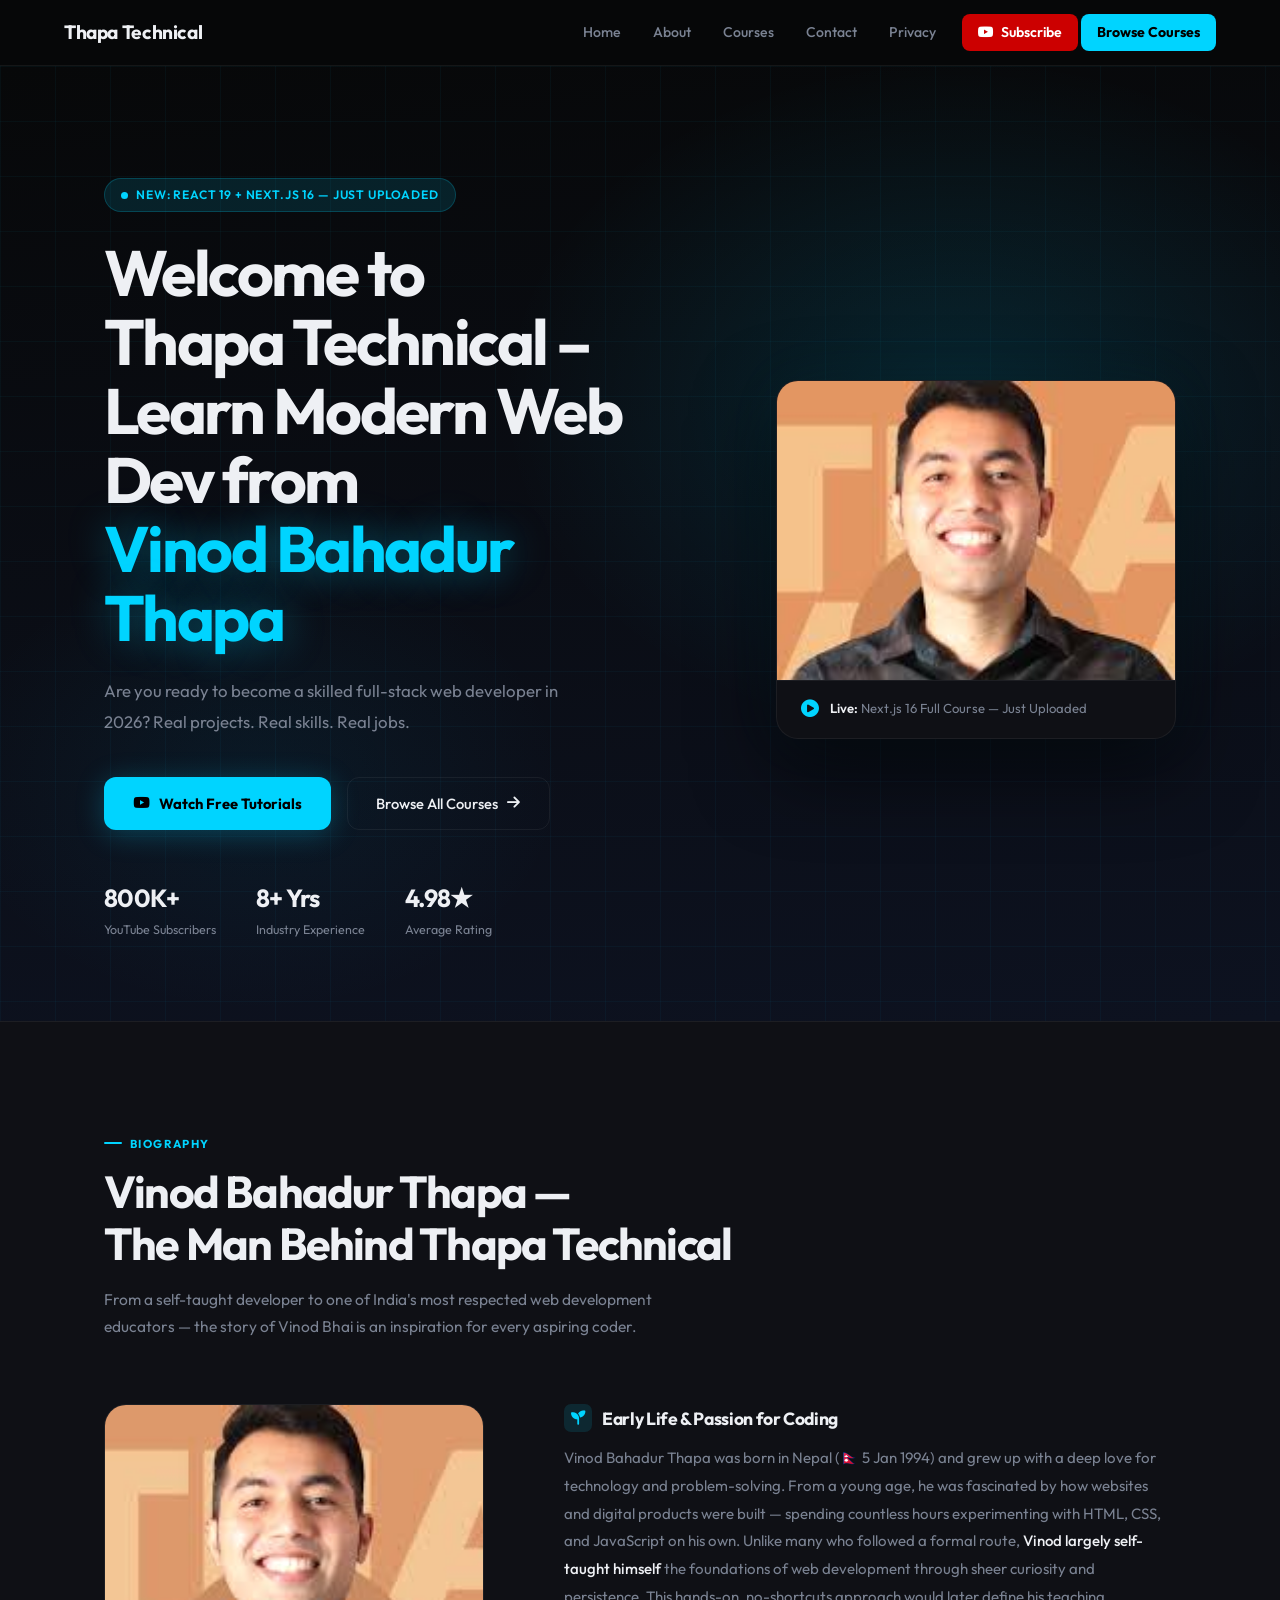
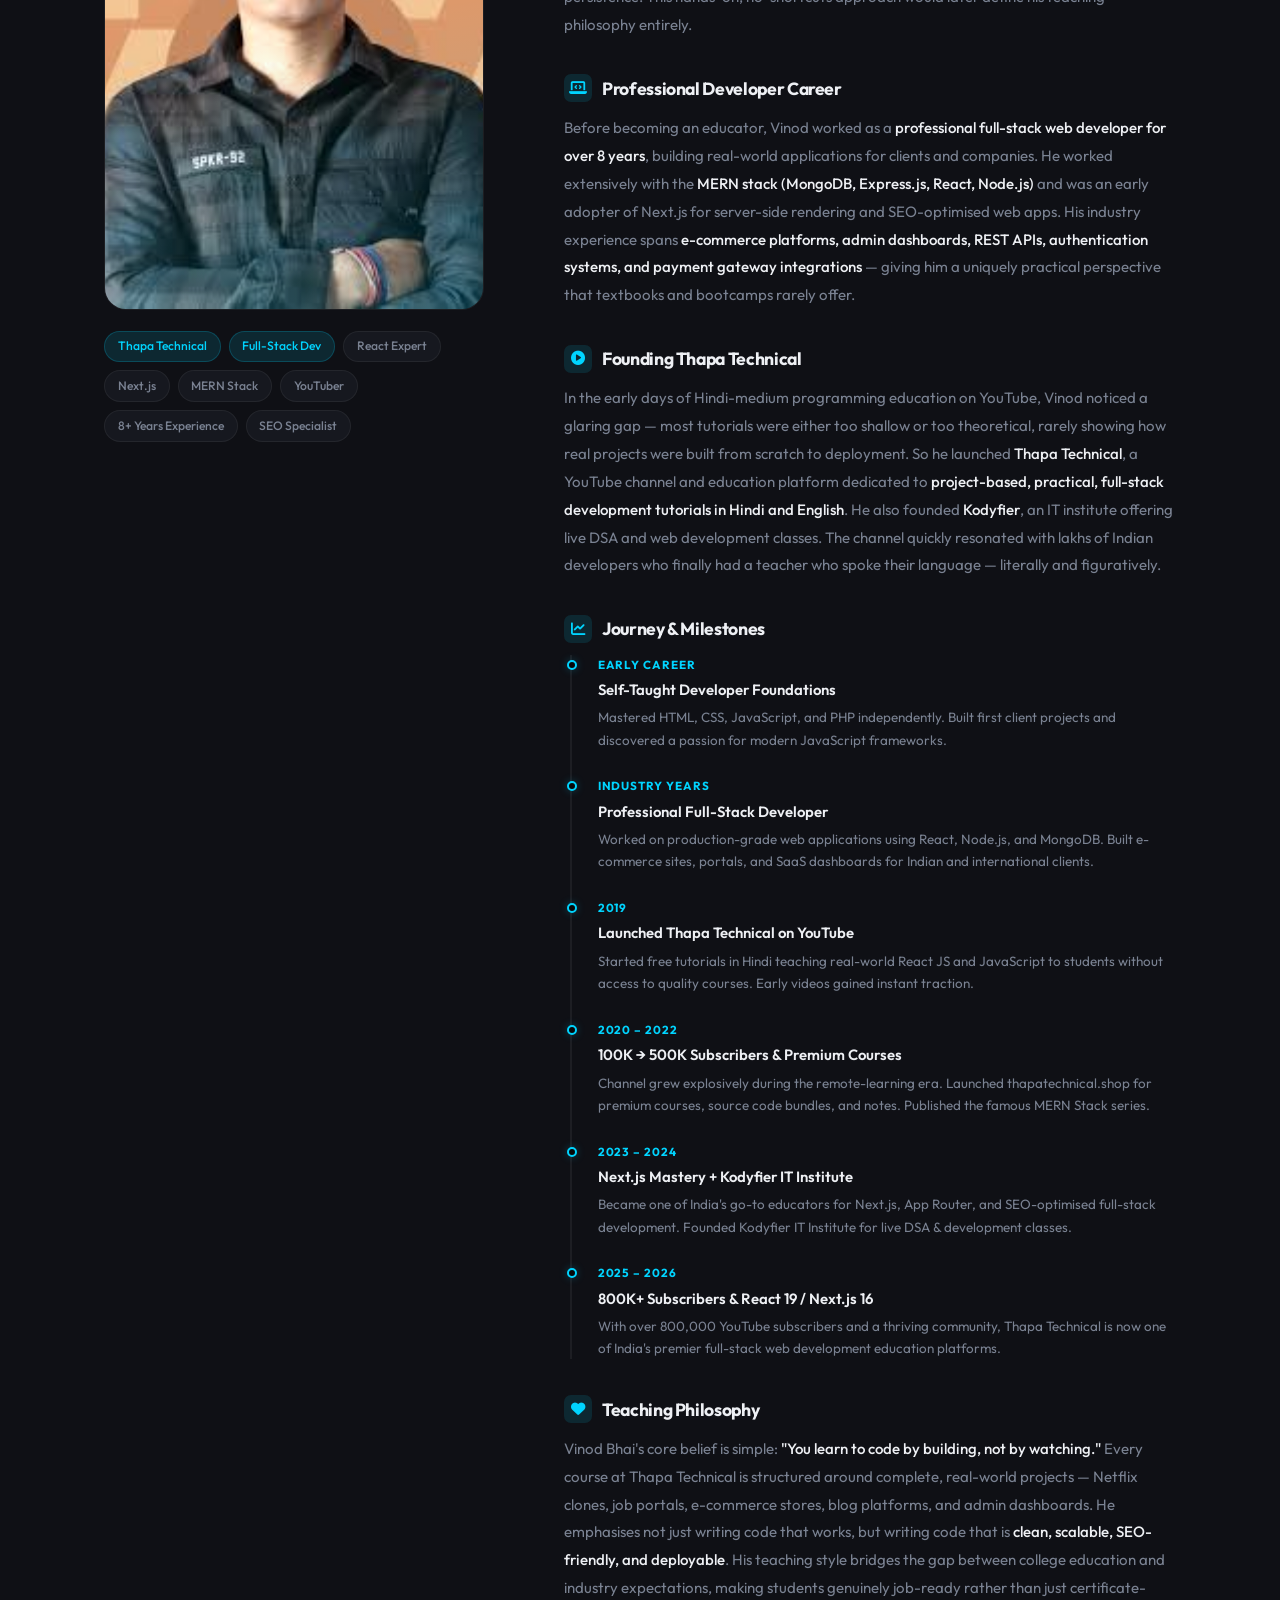
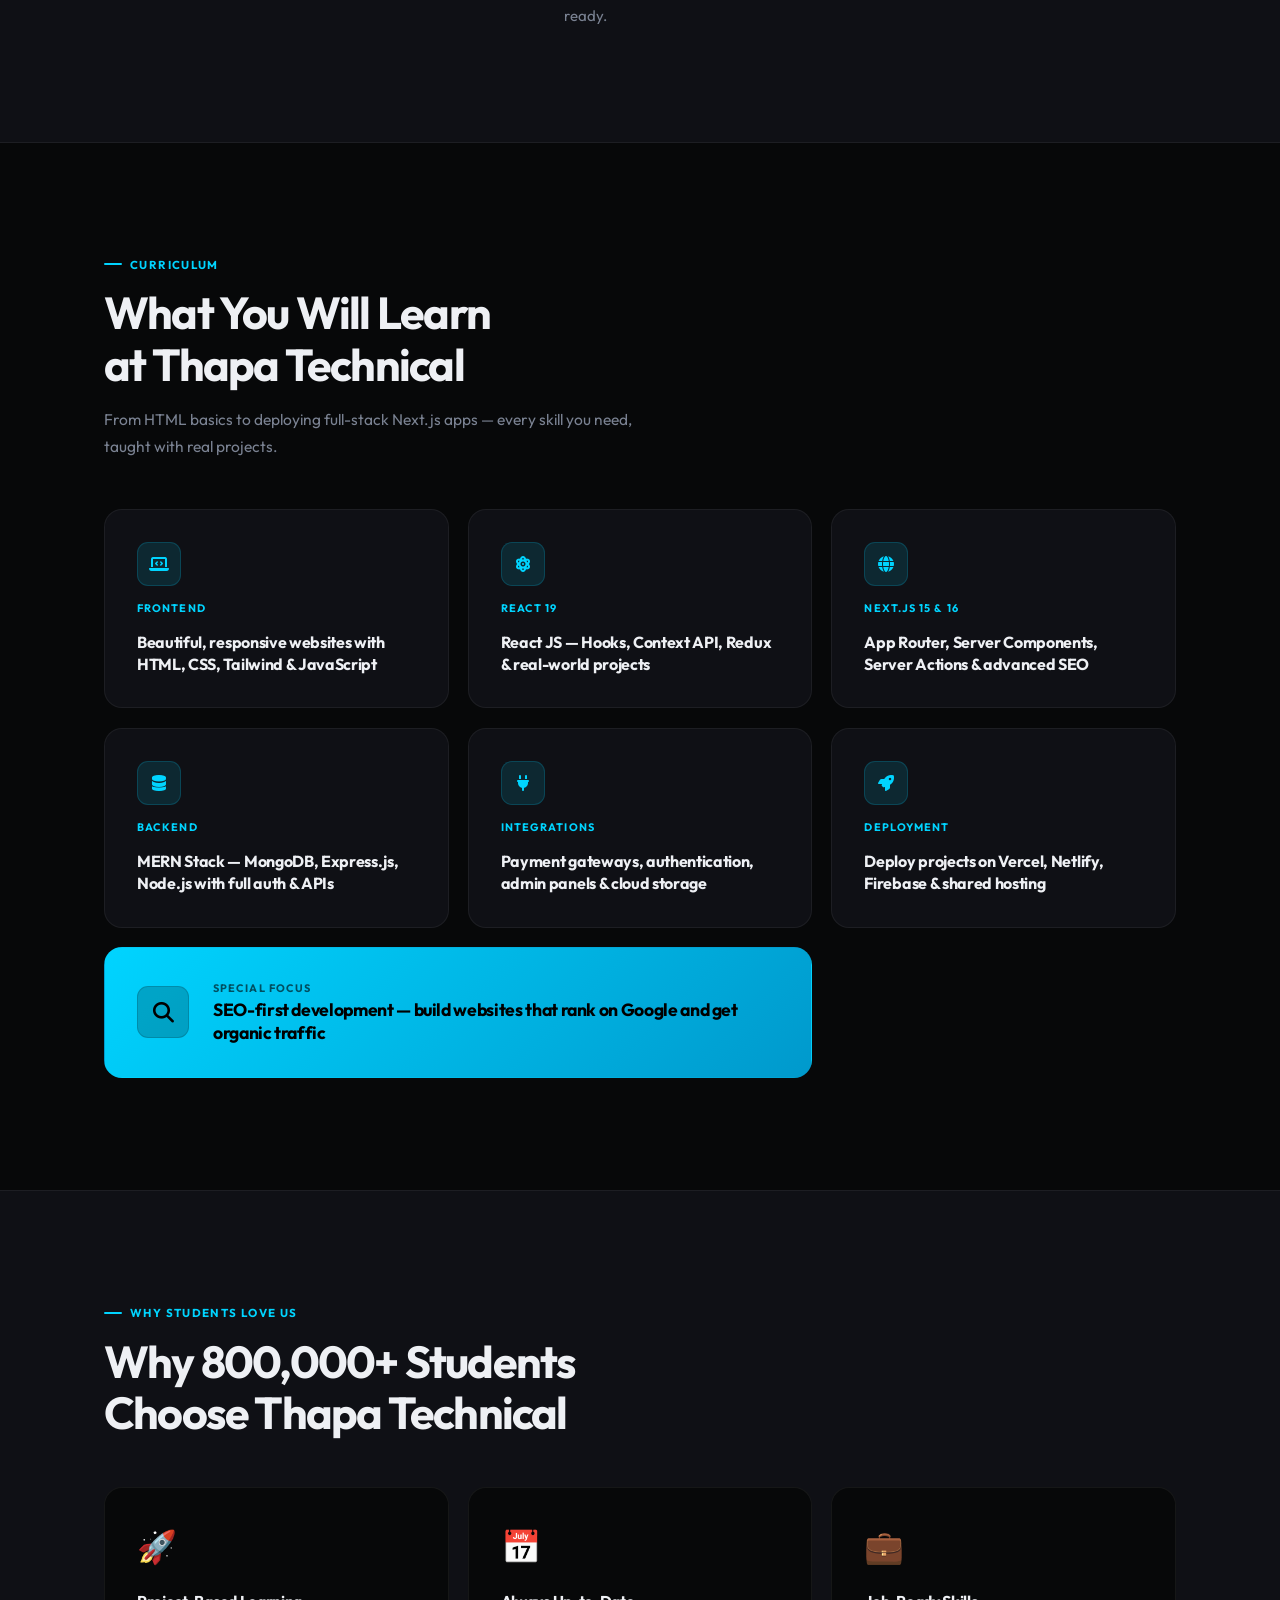
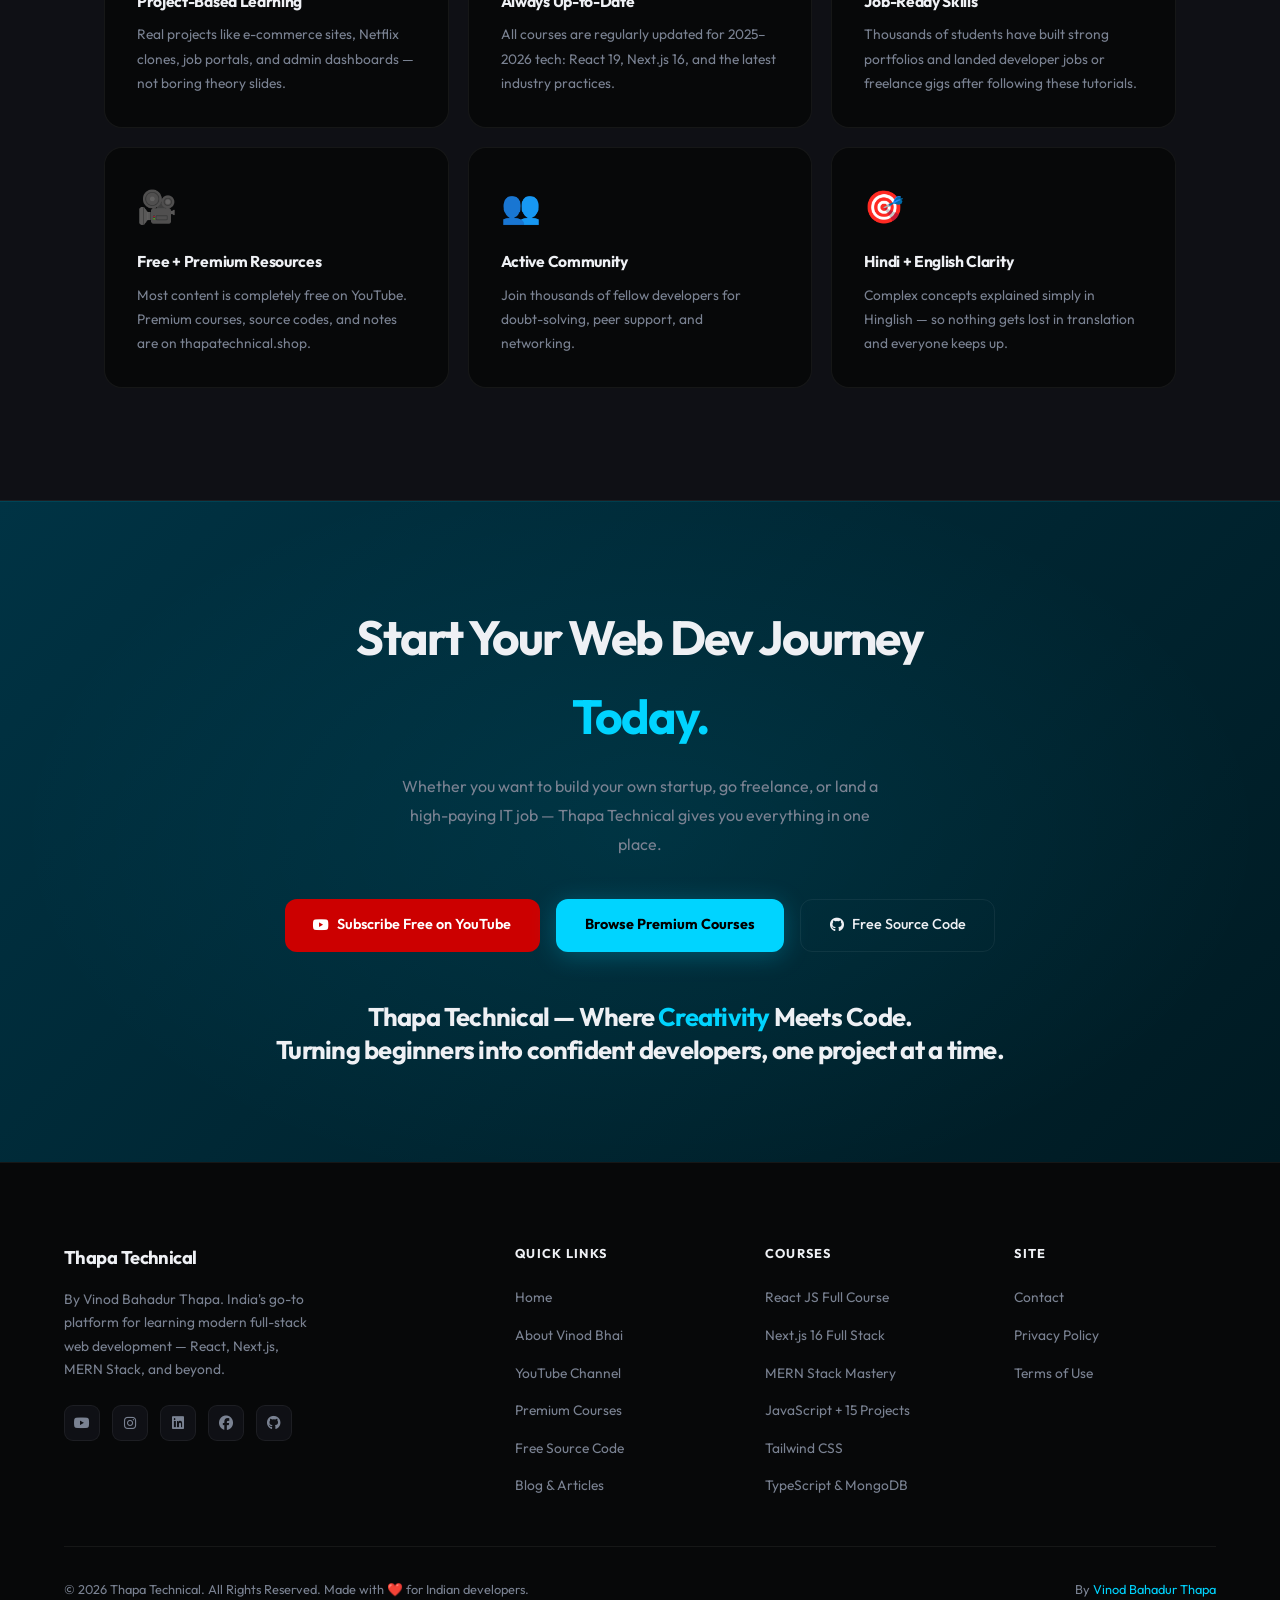
<file: index.html>
<!DOCTYPE html>
<html lang="en">
<head>
    <script type="application/ld+json">
{
 "@context": "https://schema.org",
 "@type": "Person",
 "name": "Vinod Bahadur Thapa",
 "jobTitle": "Web Development Educator",
 "worksFor": {
   "@type": "Organization",
   "name": "Thapa Technical"
 }
}
</script>
    <meta charset="UTF-8">
    <meta name="viewport" content="width=device-width, initial-scale=1.0">
    <meta name="description" content="Master web development with Thapa Technical. Step-by-step tutorials on React, Next.js, MERN Stack, and SEO-friendly websites by Vinod Bahadur Thapa. Free source code & projects.">
    <meta name="keywords" content="Thapa Technical, Vinod Bahadur Thapa, React JS course, Next.js tutorial, MERN Stack, full stack web development, web development tutorials in Hindi, SEO friendly website">
    <meta name="author" content="Vinod Bahadur Thapa">
    <title>Thapa Technical | Learn React JS, Next.js &amp; MERN Stack from Vinod Bahadur Thapa</title>
    <link rel="preconnect" href="https://fonts.googleapis.com">
    <link href="https://fonts.googleapis.com/css2?family=Clash+Display:wght@500;600;700&family=Outfit:wght@300;400;500;600;700&display=swap" rel="stylesheet">
    <link rel="stylesheet" href="https://cdnjs.cloudflare.com/ajax/libs/font-awesome/6.6.0/css/all.min.css">
    <style>
        *, *::before, *::after { box-sizing: border-box; margin: 0; padding: 0; }

        :root {
            --bg:        #070809;
            --surface:   #0f1015;
            --surface2:  #16181f;
            --border:    rgba(255,255,255,0.06);
            --cyan:      #00d4ff;
            --cyan-dim:  rgba(0,212,255,0.12);
            --cyan-glow: rgba(0,212,255,0.25);
            --text:      #eef0f4;
            --muted:     #7a8292;
            --font-head: 'Clash Display', 'Outfit', sans-serif;
            --font-body: 'Outfit', sans-serif;
        }

        html { scroll-behavior: smooth; }
        body { background: var(--bg); color: var(--text); font-family: var(--font-body); font-size: 16px; line-height: 1.65; overflow-x: hidden; }

        /* ── NAV ── */
        #main-nav {
            position: sticky; top: 0; z-index: 100;
            background: rgba(7,8,9,0.82);
            backdrop-filter: blur(20px); -webkit-backdrop-filter: blur(20px);
            border-bottom: 1px solid var(--border);
            display: flex; align-items: center; justify-content: space-between;
            padding: 0 5%; height: 66px;
        }

        .nav-logo {
            display: flex; align-items: center; gap: 11px;
            text-decoration: none; color: var(--text);
            font-family: var(--font-head); font-size: 1.2rem;
            font-weight: 700; letter-spacing: -0.02em;
        }

        .nav-logo-badge {
            width: 34px; height: 34px; background: var(--cyan);
            border-radius: 10px; display: flex; align-items: center; justify-content: center;
            font-weight: 700; font-size: 1.1rem; color: #000; flex-shrink: 0;
            box-shadow: 0 0 18px var(--cyan-glow);
        }

        .nav-links { list-style: none; display: flex; align-items: center; gap: 0.2rem; }

        .nav-links li a {
            color: var(--muted); text-decoration: none; font-size: 0.88rem;
            font-weight: 500; padding: 0.45rem 0.9rem; border-radius: 8px;
            transition: color 0.2s, background 0.2s; display: block;
        }
        .nav-links li a:hover { color: var(--text); background: rgba(255,255,255,0.05); }

        .nav-links li a.nav-yt {
            display: flex; align-items: center; gap: 7px;
            background: #cc0000; color: #fff !important; border-radius: 8px;
            font-weight: 600; padding: 0.45rem 1rem; margin-left: 0.5rem;
            transition: background 0.2s, transform 0.2s;
        }
        .nav-links li a.nav-yt:hover { background: #e50000; transform: translateY(-1px); }

        .nav-links li a.nav-shop {
            background: var(--cyan); color: #000 !important; font-weight: 700;
            border-radius: 8px; padding: 0.45rem 1rem;
            transition: opacity 0.2s, transform 0.2s;
        }
        .nav-links li a.nav-shop:hover { opacity: 0.85; transform: translateY(-1px); }

        #nav-toggle {
            display: none; background: none; border: none;
            color: var(--text); font-size: 1.35rem; cursor: pointer; padding: 4px 8px;
        }

        #mobile-menu { display: none; flex-direction: column; background: var(--surface); border-bottom: 1px solid var(--border); }
        #mobile-menu.open { display: flex; }
        #mobile-menu a {
            color: var(--muted); text-decoration: none; font-size: 0.92rem; font-weight: 500;
            padding: 0.9rem 5%; border-bottom: 1px solid var(--border);
            transition: color 0.2s, background 0.2s;
        }
        #mobile-menu a:hover { color: var(--text); background: var(--surface2); }
        #mobile-menu a:last-child { border-bottom: none; }

        /* ── HERO ── */
        .hero { position: relative; min-height: 92vh; display: flex; align-items: center; overflow: hidden; }

        .hero-noise {
            position: absolute; inset: 0; pointer-events: none;
            background:
                radial-gradient(ellipse 55% 55% at 75% 35%, rgba(0,212,255,0.13) 0%, transparent 65%),
                radial-gradient(ellipse 40% 40% at 20% 75%, rgba(0,150,200,0.08) 0%, transparent 60%),
                linear-gradient(175deg, #070809 0%, #0d1220 100%);
        }

        .hero-grid {
            position: absolute; inset: 0; pointer-events: none;
            background-image:
                linear-gradient(rgba(0,212,255,0.04) 1px, transparent 1px),
                linear-gradient(90deg, rgba(0,212,255,0.04) 1px, transparent 1px);
            background-size: 55px 55px;
        }

        .hero-inner {
            position: relative; max-width: 1200px; margin: 0 auto;
            padding: 7rem 5% 5rem;
            display: grid; grid-template-columns: 1fr 400px;
            gap: 5rem; align-items: center; width: 100%;
        }

        .hero-pill {
            display: inline-flex; align-items: center; gap: 8px;
            background: var(--cyan-dim); border: 1px solid rgba(0,212,255,0.2);
            color: var(--cyan); font-size: 0.76rem; font-weight: 600;
            letter-spacing: 0.07em; text-transform: uppercase;
            padding: 0.38rem 1rem; border-radius: 50px; margin-bottom: 1.6rem;
        }

        .live-dot { width: 7px; height: 7px; border-radius: 50%; background: var(--cyan); animation: live-pulse 1.8s ease-in-out infinite; }

        @keyframes live-pulse {
            0%, 100% { box-shadow: 0 0 0 0 rgba(0,212,255,0.7); }
            50%       { box-shadow: 0 0 0 7px rgba(0,212,255,0); }
        }

        .hero h1 {
            font-family: var(--font-head); font-size: clamp(2.4rem, 5vw, 4.2rem);
            font-weight: 700; letter-spacing: -0.04em; line-height: 1.08; margin-bottom: 1.5rem;
        }
        .hero h1 em { font-style: normal; color: var(--cyan); text-shadow: 0 0 40px rgba(0,212,255,0.4); }

        .hero-desc { color: var(--muted); font-size: 1.05rem; max-width: 480px; margin-bottom: 2.5rem; line-height: 1.8; }

        .hero-btns { display: flex; flex-wrap: wrap; gap: 1rem; margin-bottom: 3rem; }

        .btn-cyan {
            display: inline-flex; align-items: center; gap: 9px;
            background: var(--cyan); color: #000; font-family: var(--font-body);
            font-weight: 700; font-size: 0.92rem; padding: 0.85rem 1.8rem;
            border-radius: 12px; text-decoration: none;
            transition: transform 0.2s, box-shadow 0.2s;
            box-shadow: 0 4px 28px var(--cyan-glow);
        }
        .btn-cyan:hover { transform: translateY(-2px); box-shadow: 0 8px 38px rgba(0,212,255,0.4); }

        .btn-ghost {
            display: inline-flex; align-items: center; gap: 9px;
            background: transparent; color: var(--text); font-family: var(--font-body);
            font-weight: 500; font-size: 0.92rem; padding: 0.85rem 1.8rem;
            border-radius: 12px; border: 1px solid var(--border); text-decoration: none;
            transition: background 0.2s, border-color 0.2s;
        }
        .btn-ghost:hover { background: var(--surface); border-color: rgba(255,255,255,0.12); }

        .hero-stats { display: flex; gap: 2.5rem; flex-wrap: wrap; }
        .stat-num { font-family: var(--font-head); font-size: 1.55rem; font-weight: 700; color: var(--text); letter-spacing: -0.03em; }
        .stat-label { font-size: 0.78rem; color: var(--muted); margin-top: 1px; }

        .hero-card {
            background: var(--surface); border: 1px solid var(--border);
            border-radius: 22px; overflow: hidden;
            box-shadow: 0 30px 80px rgba(0,0,0,0.6), 0 0 60px rgba(0,212,255,0.05);
        }
        .hero-card img { width: 100%; aspect-ratio: 4/3; object-fit: cover; object-position: top center; display: block; }
        .hero-card-foot {
            padding: 1.1rem 1.5rem; display: flex; align-items: center; gap: 11px;
            border-top: 1px solid var(--border);
        }
        .hero-card-foot i { color: var(--cyan); font-size: 1.1rem; }
        .hero-card-foot span { font-size: 0.82rem; color: var(--muted); }
        .hero-card-foot strong { color: var(--text); font-weight: 600; }

        /* ── SECTIONS ── */
        .section-wrap { max-width: 1200px; margin: 0 auto; padding: 7rem 5%; }

        .section-label {
            font-size: 0.72rem; font-weight: 700; letter-spacing: 0.12em; text-transform: uppercase;
            color: var(--cyan); margin-bottom: 0.85rem;
            display: flex; align-items: center; gap: 8px;
        }
        .section-label::before { content: ''; display: inline-block; width: 18px; height: 2px; background: var(--cyan); border-radius: 2px; }
        .section-title { font-family: var(--font-head); font-size: clamp(1.9rem, 3.5vw, 2.8rem); font-weight: 700; letter-spacing: -0.04em; line-height: 1.15; margin-bottom: 1rem; }
        .section-sub { color: var(--muted); font-size: 0.97rem; max-width: 560px; line-height: 1.75; }

        /* ── BIOGRAPHY ── */
        #about { scroll-margin-top: 80px; }
        .bio-wrap { background: var(--surface); border-top: 1px solid var(--border); border-bottom: 1px solid var(--border); }

        .bio-grid { display: grid; grid-template-columns: 380px 1fr; gap: 5rem; align-items: start; margin-top: 4rem; }
        .bio-portrait { position: sticky; top: 86px; }

        .bio-img-wrap { position: relative; border-radius: 22px; overflow: hidden; border: 1px solid var(--border); }
        .bio-img-wrap::after { content: ''; position: absolute; inset: 0; background: linear-gradient(170deg, transparent 45%, rgba(0,212,255,0.18) 100%); pointer-events: none; }
        .bio-img-wrap img { width: 100%; aspect-ratio: 3/4; object-fit: cover; object-position: top center; display: block; filter: grayscale(15%) contrast(1.04); }

        .bio-tags { display: flex; flex-wrap: wrap; gap: 0.5rem; margin-top: 1.3rem; }
        .bio-tag { font-size: 0.76rem; font-weight: 500; padding: 0.3rem 0.8rem; border-radius: 50px; background: var(--surface2); border: 1px solid var(--border); color: var(--muted); }
        .bio-tag.hi { background: var(--cyan-dim); border-color: rgba(0,212,255,0.2); color: var(--cyan); }

        .bio-text { display: flex; flex-direction: column; gap: 2.2rem; }
        .bio-block h3 { font-family: var(--font-head); font-size: 1.1rem; font-weight: 700; letter-spacing: -0.02em; color: var(--text); margin-bottom: 0.7rem; display: flex; align-items: center; gap: 10px; }
        .bio-block h3 i { color: var(--cyan); font-size: 0.9rem; width: 28px; height: 28px; background: var(--cyan-dim); border-radius: 7px; display: flex; align-items: center; justify-content: center; }
        .bio-block p { color: var(--muted); font-size: 0.94rem; line-height: 1.85; }
        .bio-block p strong { color: var(--text); font-weight: 500; }

        .timeline { border-left: 2px solid var(--border); margin-left: 6px; padding-left: 1.6rem; display: flex; flex-direction: column; gap: 1.6rem; }
        .tl-item { position: relative; }
        .tl-item::before { content: ''; position: absolute; left: calc(-1.6rem - 5px); top: 5px; width: 10px; height: 10px; border-radius: 50%; background: var(--bg); border: 2px solid var(--cyan); box-shadow: 0 0 8px var(--cyan-glow); }
        .tl-year { font-size: 0.73rem; font-weight: 700; letter-spacing: 0.08em; text-transform: uppercase; color: var(--cyan); margin-bottom: 0.25rem; }
        .tl-title { font-weight: 600; font-size: 0.93rem; color: var(--text); margin-bottom: 0.25rem; }
        .tl-desc { font-size: 0.84rem; color: var(--muted); line-height: 1.65; }

        /* ── LEARN GRID ── */
        #courses { scroll-margin-top: 80px; }
        .learn-grid { display: grid; grid-template-columns: repeat(3, 1fr); gap: 1.2rem; margin-top: 3rem; }
        .learn-card { background: var(--surface); border: 1px solid var(--border); border-radius: 18px; padding: 2rem; display: flex; flex-direction: column; gap: 0.9rem; transition: border-color 0.25s, transform 0.25s; text-decoration: none; color: inherit; }
        .learn-card:hover { border-color: rgba(0,212,255,0.3); transform: translateY(-4px); }
        .learn-card-icon { width: 44px; height: 44px; background: var(--cyan-dim); border: 1px solid rgba(0,212,255,0.18); border-radius: 11px; display: flex; align-items: center; justify-content: center; color: var(--cyan); font-size: 1rem; }
        .learn-card-badge { font-size: 0.68rem; font-weight: 700; letter-spacing: 0.1em; text-transform: uppercase; color: var(--cyan); }
        .learn-card-title { font-family: var(--font-head); font-size: 1rem; font-weight: 700; color: var(--text); line-height: 1.35; letter-spacing: -0.02em; }
        .learn-card.wide { grid-column: span 2; flex-direction: row; align-items: center; gap: 1.5rem; background: linear-gradient(135deg, var(--cyan) 0%, #0099cc 100%); border-color: transparent; }
        .learn-card.wide .learn-card-icon { background: rgba(0,0,0,0.2); border-color: rgba(0,0,0,0.15); color: #000; width: 52px; height: 52px; font-size: 1.3rem; flex-shrink: 0; }
        .learn-card.wide .learn-card-badge { color: rgba(0,0,0,0.6); }
        .learn-card.wide .learn-card-title { color: #000; font-size: 1.1rem; }

        /* ── WHY ── */
        .why-bg { background: var(--surface); border-top: 1px solid var(--border); border-bottom: 1px solid var(--border); }
        .why-grid { display: grid; grid-template-columns: repeat(3, 1fr); gap: 1.2rem; margin-top: 3rem; }
        .why-card { background: var(--bg); border: 1px solid var(--border); border-radius: 18px; padding: 2rem; }
        .why-card .icon { font-size: 2rem; margin-bottom: 1rem; display: block; }
        .why-card strong { font-family: var(--font-head); font-size: 0.98rem; font-weight: 700; color: var(--text); display: block; margin-bottom: 0.5rem; letter-spacing: -0.02em; }
        .why-card p { font-size: 0.86rem; color: var(--muted); line-height: 1.75; }

        /* ── CTA ── */
        .cta-band { background: linear-gradient(135deg, #003344 0%, #001a22 100%); border-top: 1px solid rgba(0,212,255,0.15); position: relative; overflow: hidden; }
        .cta-band::before { content: ''; position: absolute; inset: 0; background: radial-gradient(ellipse 70% 80% at 50% 50%, rgba(0,212,255,0.08) 0%, transparent 70%); }
        .cta-inner { position: relative; max-width: 860px; margin: 0 auto; padding: 6rem 5%; text-align: center; }
        .cta-inner h2 { font-family: var(--font-head); font-size: clamp(2rem, 4vw, 3rem); font-weight: 700; letter-spacing: -0.04em; color: var(--text); margin-bottom: 1rem; }
        .cta-inner h2 em { font-style: normal; color: var(--cyan); }
        .cta-inner p { color: var(--muted); font-size: 1rem; max-width: 480px; margin: 0 auto 2.5rem; line-height: 1.8; }
        .cta-btns { display: flex; flex-wrap: wrap; justify-content: center; gap: 1rem; }
        .cta-btn-yt { display: inline-flex; align-items: center; gap: 8px; background: #cc0000; color: #fff; font-family: var(--font-body); font-weight: 600; font-size: 0.9rem; padding: 0.85rem 1.8rem; border-radius: 12px; text-decoration: none; transition: background 0.2s; }
        .cta-btn-yt:hover { background: #e50000; }
        .cta-btn-shop { display: inline-flex; align-items: center; gap: 8px; background: var(--cyan); color: #000; font-family: var(--font-body); font-weight: 700; font-size: 0.9rem; padding: 0.85rem 1.8rem; border-radius: 12px; text-decoration: none; transition: opacity 0.2s; box-shadow: 0 4px 24px var(--cyan-glow); }
        .cta-btn-shop:hover { opacity: 0.88; }
        .cta-btn-outline { display: inline-flex; align-items: center; gap: 8px; background: transparent; color: var(--text); font-family: var(--font-body); font-weight: 500; font-size: 0.9rem; padding: 0.85rem 1.8rem; border-radius: 12px; text-decoration: none; border: 1px solid var(--border); transition: background 0.2s; }
        .cta-btn-outline:hover { background: rgba(255,255,255,0.05); }
        .cta-tagline { margin-top: 3rem; font-family: var(--font-head); font-size: 1.6rem; font-weight: 700; letter-spacing: -0.03em; color: var(--text); line-height: 1.3; }
        .cta-tagline em { font-style: normal; color: var(--cyan); }

        /* ── FOOTER ── */
        footer { background: var(--bg); border-top: 1px solid var(--border); padding: 5rem 5% 3rem; }
        .footer-inner { max-width: 1200px; margin: 0 auto; display: grid; grid-template-columns: 2fr 1fr 1fr 1fr; gap: 3rem; }
        .footer-logo { display: flex; align-items: center; gap: 10px; text-decoration: none; color: var(--text); font-family: var(--font-head); font-size: 1.15rem; font-weight: 700; letter-spacing: -0.03em; margin-bottom: 0.9rem; }
        .footer-brand p { font-size: 0.86rem; color: var(--muted); line-height: 1.7; max-width: 250px; }
        .footer-socials { display: flex; gap: 0.75rem; margin-top: 1.5rem; }
        .footer-social { width: 36px; height: 36px; background: var(--surface); border: 1px solid var(--border); border-radius: 9px; display: flex; align-items: center; justify-content: center; color: var(--muted); font-size: 0.88rem; text-decoration: none; transition: color 0.2s, border-color 0.2s; }
        .footer-social:hover { color: var(--cyan); border-color: rgba(0,212,255,0.3); }
        .footer-col h4 { font-family: var(--font-head); font-size: 0.8rem; font-weight: 700; letter-spacing: 0.1em; text-transform: uppercase; color: var(--text); margin-bottom: 1.2rem; }
        .footer-col ul { list-style: none; display: flex; flex-direction: column; gap: 0.7rem; }
        .footer-col ul li a { color: var(--muted); text-decoration: none; font-size: 0.86rem; transition: color 0.2s; }
        .footer-col ul li a:hover { color: var(--cyan); }
        .footer-bottom { max-width: 1200px; margin: 3rem auto 0; padding-top: 2rem; border-top: 1px solid var(--border); display: flex; justify-content: space-between; align-items: center; flex-wrap: wrap; gap: 1rem; }
        .footer-bottom p { font-size: 0.8rem; color: var(--muted); }

        /* ── RESPONSIVE ── */
        @media (max-width: 960px) {
            .nav-links { display: none; }
            #nav-toggle { display: block; }
            .hero-inner { grid-template-columns: 1fr; gap: 3rem; }
            .hero-card { display: none; }
            .bio-grid { grid-template-columns: 1fr; gap: 2.5rem; }
            .bio-portrait { position: static; }
            .bio-img-wrap img { aspect-ratio: 16/9; object-position: center 15%; }
            .learn-grid { grid-template-columns: repeat(2, 1fr); }
            .learn-card.wide { grid-column: span 2; }
            .why-grid { grid-template-columns: repeat(2, 1fr); }
            .footer-inner { grid-template-columns: 1fr 1fr; gap: 2rem; }
            .footer-brand { grid-column: 1 / -1; }
        }

        @media (max-width: 560px) {
            .hero-stats { flex-direction: column; gap: 1rem; }
            .learn-grid, .why-grid { grid-template-columns: 1fr; }
            .learn-card.wide { grid-column: span 1; flex-direction: column; }
            .footer-inner { grid-template-columns: 1fr; }
        }
    </style>
</head>
<body>

    <!-- ══ NAV ══ -->
    <nav id="main-nav">
        <a class="nav-logo" href="/">
          
            Thapa Technical
        </a>

        <ul class="nav-links">
            <li><a href="/">Home</a></li>
            <li><a href="#about">About</a></li>
            <li><a href="#courses">Courses</a></li>
            <li><a href="contact.html" target="_blank">Contact</a></li>
            <li><a href="privacy.html" target="_blank">Privacy</a></li>
            <li>
                <a href="https://www.youtube.com/@ThapaTechnical" target="_blank" class="nav-yt">
                    <i class="fab fa-youtube"></i> Subscribe
                </a>
            </li>
            <li>
                <a href="https://thapatechnical.shop" target="_blank" class="nav-shop">Browse Courses</a>
            </li>
        </ul>

        <!-- Hamburger — correctly using Font Awesome icon -->
        <button id="nav-toggle" onclick="toggleNav()" aria-label="Menu">
            <i class="fas fa-bars" id="nav-icon"> <img src="Vinod Bahadur Thapa.png" alt="" srcset=""></i>
        </button>
    </nav>

    <div id="mobile-menu">
        <a href="/">Home</a>
        <a href="#about">About</a>
        <a href="#courses">Courses</a>
        <a href="https://www.thapatechnical.com/p/contact-us.html" target="_blank">Contact</a>
        <a href="https://www.thapatechnical.com/p/privacy-policy.html" target="_blank">Privacy</a>
        <a href="https://www.youtube.com/@ThapaTechnical" target="_blank"><i class="fab fa-youtube"></i>&nbsp; Subscribe on YouTube</a>
        <a href="https://thapatechnical.shop" target="_blank">Browse Premium Courses →</a>
    </div>

    <!-- ══ HERO ══ -->
    <header class="hero">
        <div class="hero-noise"></div>
        <div class="hero-grid"></div>
        <div class="hero-inner">
            <div>
                <div class="hero-pill">
                    <span class="live-dot"></span>
                    NEW: React 19 + Next.js 16 — Just Uploaded
                </div>
                <h1>
                    Welcome to<br>
                    Thapa Technical –<br>
                    Learn Modern Web Dev from<br>
                    <em>Vinod Bahadur Thapa</em>
                </h1>
                <p class="hero-desc">
                    Are you ready to become a skilled full-stack web developer in 2026?
                    Real projects. Real skills. Real jobs.
                </p>
                <div class="hero-btns">
                    <a href="https://www.youtube.com/@ThapaTechnical" target="_blank" class="btn-cyan">
                        <i class="fab fa-youtube"></i> Watch Free Tutorials
                    </a>
                    <a href="https://thapatechnical.shop" target="_blank" class="btn-ghost">
                        Browse All Courses <i class="fas fa-arrow-right"></i>
                    </a>
                </div>
                <div class="hero-stats">
                    <div>
                        <div class="stat-num">800K+</div>
                        <div class="stat-label">YouTube Subscribers</div>
                    </div>
                    <div>
                        <div class="stat-num">8+ Yrs</div>
                        <div class="stat-label">Industry Experience</div>
                    </div>
                    <div>
                        <div class="stat-num">4.98★</div>
                        <div class="stat-label">Average Rating</div>
                    </div>
                </div>
            </div>

            <!-- Hero card — real photo -->
            <div class="hero-card">
                <img src="Vinod Bahadur Thapa.png" alt="Vinod Bahadur Thapa — Founder of Thapa Technical">
                <div class="hero-card-foot">
                    <i class="fas fa-play-circle"></i>
                    <span><strong>Live:</strong> Next.js 16 Full Course — Just Uploaded</span>
                </div>
            </div>
        </div>
    </header>

    <!-- ══ BIOGRAPHY ══ -->
    <section id="about" class="bio-wrap">
        <div class="section-wrap">
            <p class="section-label">Biography</p>
            <h2 class="section-title">Vinod Bahadur Thapa —<br>The Man Behind Thapa Technical</h2>
            <p class="section-sub">
                From a self-taught developer to one of India's most respected web development educators —
                the story of Vinod Bhai is an inspiration for every aspiring coder.
            </p>

            <div class="bio-grid">

                <!-- Portrait — real photo -->
                <div class="bio-portrait">
                    <div class="bio-img-wrap">
                        <img src="Vinod Bahadur Thapa.png" alt="Vinod Bahadur Thapa">
                    </div>
                    <div class="bio-tags">
                        <span class="bio-tag hi">Thapa Technical</span>
                        <span class="bio-tag hi">Full-Stack Dev</span>
                        <span class="bio-tag">React Expert</span>
                        <span class="bio-tag">Next.js</span>
                        <span class="bio-tag">MERN Stack</span>
                        <span class="bio-tag">YouTuber</span>
                        <span class="bio-tag">8+ Years Experience</span>
                        <span class="bio-tag">SEO Specialist</span>
                    </div>
                </div>

                <!-- Bio Text -->
                <div class="bio-text">

                    <div class="bio-block">
                        <h3><i class="fas fa-seedling"></i> Early Life & Passion for Coding</h3>
                        <p>
                            Vinod Bahadur Thapa was born in Nepal (🇳🇵 5 Jan 1994) and grew up with a deep love
                            for technology and problem-solving. From a young age, he was fascinated by how websites
                            and digital products were built — spending countless hours experimenting with HTML, CSS,
                            and JavaScript on his own. Unlike many who followed a formal route,
                            <strong>Vinod largely self-taught himself</strong> the foundations of web development
                            through sheer curiosity and persistence. This hands-on, no-shortcuts approach would
                            later define his teaching philosophy entirely.
                        </p>
                    </div>

                    <div class="bio-block">
                        <h3><i class="fas fa-laptop-code"></i> Professional Developer Career</h3>
                        <p>
                            Before becoming an educator, Vinod worked as a <strong>professional full-stack web
                            developer for over 8 years</strong>, building real-world applications for clients and
                            companies. He worked extensively with the
                            <strong>MERN stack (MongoDB, Express.js, React, Node.js)</strong> and was an early
                            adopter of Next.js for server-side rendering and SEO-optimised web apps.
                            His industry experience spans <strong>e-commerce platforms, admin dashboards, REST APIs,
                            authentication systems, and payment gateway integrations</strong> — giving him a uniquely
                            practical perspective that textbooks and bootcamps rarely offer.
                        </p>
                    </div>

                    <div class="bio-block">
                        <h3><i class="fas fa-play-circle"></i> Founding Thapa Technical</h3>
                        <p>
                            In the early days of Hindi-medium programming education on YouTube, Vinod noticed a
                            glaring gap — most tutorials were either too shallow or too theoretical, rarely showing
                            how real projects were built from scratch to deployment. So he launched
                            <strong>Thapa Technical</strong>, a YouTube channel and education platform dedicated to
                            <strong>project-based, practical, full-stack development tutorials in Hindi and
                            English</strong>. He also founded <strong>Kodyfier</strong>, an IT institute offering
                            live DSA and web development classes. The channel quickly resonated with lakhs of
                            Indian developers who finally had a teacher who spoke their language —
                            literally and figuratively.
                        </p>
                    </div>

                    <div class="bio-block">
                        <h3><i class="fas fa-chart-line"></i> Journey & Milestones</h3>
                        <div class="timeline">
                            <div class="tl-item">
                                <div class="tl-year">Early Career</div>
                                <div class="tl-title">Self-Taught Developer Foundations</div>
                                <div class="tl-desc">Mastered HTML, CSS, JavaScript, and PHP independently. Built first client projects and discovered a passion for modern JavaScript frameworks.</div>
                            </div>
                            <div class="tl-item">
                                <div class="tl-year">Industry Years</div>
                                <div class="tl-title">Professional Full-Stack Developer</div>
                                <div class="tl-desc">Worked on production-grade web applications using React, Node.js, and MongoDB. Built e-commerce sites, portals, and SaaS dashboards for Indian and international clients.</div>
                            </div>
                            <div class="tl-item">
                                <div class="tl-year">2019</div>
                                <div class="tl-title">Launched Thapa Technical on YouTube</div>
                                <div class="tl-desc">Started free tutorials in Hindi teaching real-world React JS and JavaScript to students without access to quality courses. Early videos gained instant traction.</div>
                            </div>
                            <div class="tl-item">
                                <div class="tl-year">2020 – 2022</div>
                                <div class="tl-title">100K → 500K Subscribers & Premium Courses</div>
                                <div class="tl-desc">Channel grew explosively during the remote-learning era. Launched thapatechnical.shop for premium courses, source code bundles, and notes. Published the famous MERN Stack series.</div>
                            </div>
                            <div class="tl-item">
                                <div class="tl-year">2023 – 2024</div>
                                <div class="tl-title">Next.js Mastery + Kodyfier IT Institute</div>
                                <div class="tl-desc">Became one of India's go-to educators for Next.js, App Router, and SEO-optimised full-stack development. Founded Kodyfier IT Institute for live DSA & development classes.</div>
                            </div>
                            <div class="tl-item">
                                <div class="tl-year">2025 – 2026</div>
                                <div class="tl-title">800K+ Subscribers & React 19 / Next.js 16</div>
                                <div class="tl-desc">With over 800,000 YouTube subscribers and a thriving community, Thapa Technical is now one of India's premier full-stack web development education platforms.</div>
                            </div>
                        </div>
                    </div>

                    <div class="bio-block">
                        <h3><i class="fas fa-heart"></i> Teaching Philosophy</h3>
                        <p>
                            Vinod Bhai's core belief is simple: <strong>"You learn to code by building, not by
                            watching."</strong> Every course at Thapa Technical is structured around complete,
                            real-world projects — Netflix clones, job portals, e-commerce stores, blog platforms,
                            and admin dashboards. He emphasises not just writing code that works, but writing code
                            that is <strong>clean, scalable, SEO-friendly, and deployable</strong>. His teaching
                            style bridges the gap between college education and industry expectations, making
                            students genuinely job-ready rather than just certificate-ready.
                        </p>
                    </div>

                </div>
            </div>
        </div>
    </section>

    <!-- ══ COURSES ══ -->
    <section id="courses">
        <div class="section-wrap">
            <p class="section-label">Curriculum</p>
            <h2 class="section-title">What You Will Learn<br>at Thapa Technical</h2>
            <p class="section-sub">From HTML basics to deploying full-stack Next.js apps — every skill you need, taught with real projects.</p>

            <div class="learn-grid">
                <a href="https://www.youtube.com/@ThapaTechnical/playlists" target="_blank" class="learn-card">
                    <div class="learn-card-icon"><i class="fas fa-laptop-code"></i></div>
                    <div class="learn-card-badge">Frontend</div>
                    <div class="learn-card-title">Beautiful, responsive websites with HTML, CSS, Tailwind & JavaScript</div>
                </a>
                <a href="https://www.youtube.com/@ThapaTechnical/playlists" target="_blank" class="learn-card">
                    <div class="learn-card-icon"><i class="fas fa-atom"></i></div>
                    <div class="learn-card-badge">React 19</div>
                    <div class="learn-card-title">React JS — Hooks, Context API, Redux & real-world projects</div>
                </a>
                <a href="https://www.youtube.com/@ThapaTechnical/playlists" target="_blank" class="learn-card">
                    <div class="learn-card-icon"><i class="fas fa-globe"></i></div>
                    <div class="learn-card-badge">Next.js 15 & 16</div>
                    <div class="learn-card-title">App Router, Server Components, Server Actions & advanced SEO</div>
                </a>
                <a href="https://www.youtube.com/@ThapaTechnical/playlists" target="_blank" class="learn-card">
                    <div class="learn-card-icon"><i class="fas fa-database"></i></div>
                    <div class="learn-card-badge">Backend</div>
                    <div class="learn-card-title">MERN Stack — MongoDB, Express.js, Node.js with full auth & APIs</div>
                </a>
                <a href="https://www.youtube.com/@ThapaTechnical/playlists" target="_blank" class="learn-card">
                    <div class="learn-card-icon"><i class="fas fa-plug"></i></div>
                    <div class="learn-card-badge">Integrations</div>
                    <div class="learn-card-title">Payment gateways, authentication, admin panels & cloud storage</div>
                </a>
                <a href="https://www.youtube.com/@ThapaTechnical/playlists" target="_blank" class="learn-card">
                    <div class="learn-card-icon"><i class="fas fa-rocket"></i></div>
                    <div class="learn-card-badge">Deployment</div>
                    <div class="learn-card-title">Deploy projects on Vercel, Netlify, Firebase & shared hosting</div>
                </a>
                <a href="https://thapatechnical.shop" target="_blank" class="learn-card wide">
                    <div class="learn-card-icon"><i class="fas fa-search"></i></div>
                    <div>
                        <div class="learn-card-badge">Special Focus</div>
                        <div class="learn-card-title">SEO-first development — build websites that rank on Google and get organic traffic</div>
                    </div>
                </a>
            </div>
        </div>
    </section>

    <!-- ══ WHY ══ -->
    <div class="why-bg">
        <div class="section-wrap">
            <p class="section-label">Why Students Love Us</p>
            <h2 class="section-title">Why 800,000+ Students<br>Choose Thapa Technical</h2>
            <div class="why-grid">
                <div class="why-card"><span class="icon">🚀</span><strong>Project-Based Learning</strong><p>Real projects like e-commerce sites, Netflix clones, job portals, and admin dashboards — not boring theory slides.</p></div>
                <div class="why-card"><span class="icon">📅</span><strong>Always Up-to-Date</strong><p>All courses are regularly updated for 2025–2026 tech: React 19, Next.js 16, and the latest industry practices.</p></div>
                <div class="why-card"><span class="icon">💼</span><strong>Job-Ready Skills</strong><p>Thousands of students have built strong portfolios and landed developer jobs or freelance gigs after following these tutorials.</p></div>
                <div class="why-card"><span class="icon">🎥</span><strong>Free + Premium Resources</strong><p>Most content is completely free on YouTube. Premium courses, source codes, and notes are on thapatechnical.shop.</p></div>
                <div class="why-card"><span class="icon">👥</span><strong>Active Community</strong><p>Join thousands of fellow developers for doubt-solving, peer support, and networking.</p></div>
                <div class="why-card"><span class="icon">🎯</span><strong>Hindi + English Clarity</strong><p>Complex concepts explained simply in Hinglish — so nothing gets lost in translation and everyone keeps up.</p></div>
            </div>
        </div>
    </div>

    <!-- ══ CTA ══ -->
    <section class="cta-band">
        <div class="cta-inner">
            <h2>Start Your Web Dev Journey<br><em>Today.</em></h2>
            <p>Whether you want to build your own startup, go freelance, or land a high-paying IT job — Thapa Technical gives you everything in one place.</p>
            <div class="cta-btns">
                <a href="https://www.youtube.com/@ThapaTechnical" target="_blank" class="cta-btn-yt">
                    <i class="fab fa-youtube"></i> Subscribe Free on YouTube
                </a>
                <a href="https://thapatechnical.shop" target="_blank" class="cta-btn-shop">
                    Browse Premium Courses
                </a>
                <a href="https://github.com/thapatechnical" target="_blank" class="cta-btn-outline">
                    <i class="fab fa-github"></i> Free Source Code
                </a>
            </div>
            <div class="cta-tagline">
                Thapa Technical — Where <em>Creativity</em> Meets Code.<br>
                Turning beginners into confident developers, one project at a time.
            </div>
        </div>
    </section>

    <!-- ══ FOOTER ══ -->
    <footer>
        <div class="footer-inner">
            <div class="footer-brand">
                <a href="/" class="footer-logo">
                 
                    Thapa Technical
                </a>
                <p>By Vinod Bahadur Thapa. India's go-to platform for learning modern full-stack web development — React, Next.js, MERN Stack, and beyond.</p>
                <div class="footer-socials">
                    <a href="https://www.youtube.com/@ThapaTechnical" target="_blank" class="footer-social" title="YouTube"><i class="fab fa-youtube"></i></a>
                    <a href="https://www.instagram.com/thapatechnical/" target="_blank" class="footer-social" title="Instagram"><i class="fab fa-instagram"></i></a>
                    <a href="https://www.linkedin.com/in/thapatechnical/" target="_blank" class="footer-social" title="LinkedIn"><i class="fab fa-linkedin"></i></a>
                    <a href="https://www.facebook.com/vinodbahadurthapa/" target="_blank" class="footer-social" title="Facebook"><i class="fab fa-facebook"></i></a>
                    <a href="https://github.com/thapatechnical" target="_blank" class="footer-social" title="GitHub"><i class="fab fa-github"></i></a>
                </div>
            </div>

            <div class="footer-col">
                <h4>Quick Links</h4>
                <ul>
                    <li><a href="/">Home</a></li>
                    <li><a href="#about">About Vinod Bhai</a></li>
                    <li><a href="https://www.youtube.com/@ThapaTechnical" target="_blank">YouTube Channel</a></li>
                    <li><a href="https://thapatechnical.shop" target="_blank">Premium Courses</a></li>
                    <li><a href="https://github.com/thapatechnical" target="_blank">Free Source Code</a></li>
                    <li><a href="https://www.thapatechnical.com/" target="_blank">Blog & Articles</a></li>
                </ul>
            </div>

            <div class="footer-col">
                <h4>Courses</h4>
                <ul>
                    <li><a href="https://www.youtube.com/@ThapaTechnical/playlists" target="_blank">React JS Full Course</a></li>
                    <li><a href="https://www.youtube.com/@ThapaTechnical/playlists" target="_blank">Next.js 16 Full Stack</a></li>
                    <li><a href="https://www.youtube.com/@ThapaTechnical/playlists" target="_blank">MERN Stack Mastery</a></li>
                    <li><a href="https://www.youtube.com/@ThapaTechnical/playlists" target="_blank">JavaScript + 15 Projects</a></li>
                    <li><a href="https://www.youtube.com/@ThapaTechnical/playlists" target="_blank">Tailwind CSS</a></li>
                    <li><a href="https://www.youtube.com/@ThapaTechnical/playlists" target="_blank">TypeScript &amp; MongoDB</a></li>
                </ul>
            </div>

            <div class="footer-col">
                <h4>Site</h4>
                <ul>
                    <li><a href="contact.html" target="_blank">Contact</a></li>
                    <li><a href="privacy.html" target="_blank">Privacy Policy</a></li>
                    <li><a href="https://thapatechnical.shop" target="_blank">Terms of Use</a></li>
                </ul>
            </div>
        </div>

        <div class="footer-bottom">
            <p>© 2026 Thapa Technical. All Rights Reserved. Made with ❤️ for Indian developers.</p>
            <p>By <a href="#about" style="color: var(--cyan); text-decoration: none;">Vinod Bahadur Thapa</a></p>
        </div>
    </footer>

    <script>
        function toggleNav() {
            const menu = document.getElementById('mobile-menu');
            const icon = document.getElementById('nav-icon');
            menu.classList.toggle('open');
            icon.className = menu.classList.contains('open') ? 'fas fa-times' : 'fas fa-bars';
        }

        document.querySelectorAll('#mobile-menu a').forEach(link => {
            link.addEventListener('click', () => {
                document.getElementById('mobile-menu').classList.remove('open');
                document.getElementById('nav-icon').className = 'fas fa-bars';
            });
        });

        console.log('%c✅ Thapa Technical | Built for max SEO & conversions 🚀', 'color:#00d4ff; font-size:14px;');
    </script>
</body>
</html>
</file>
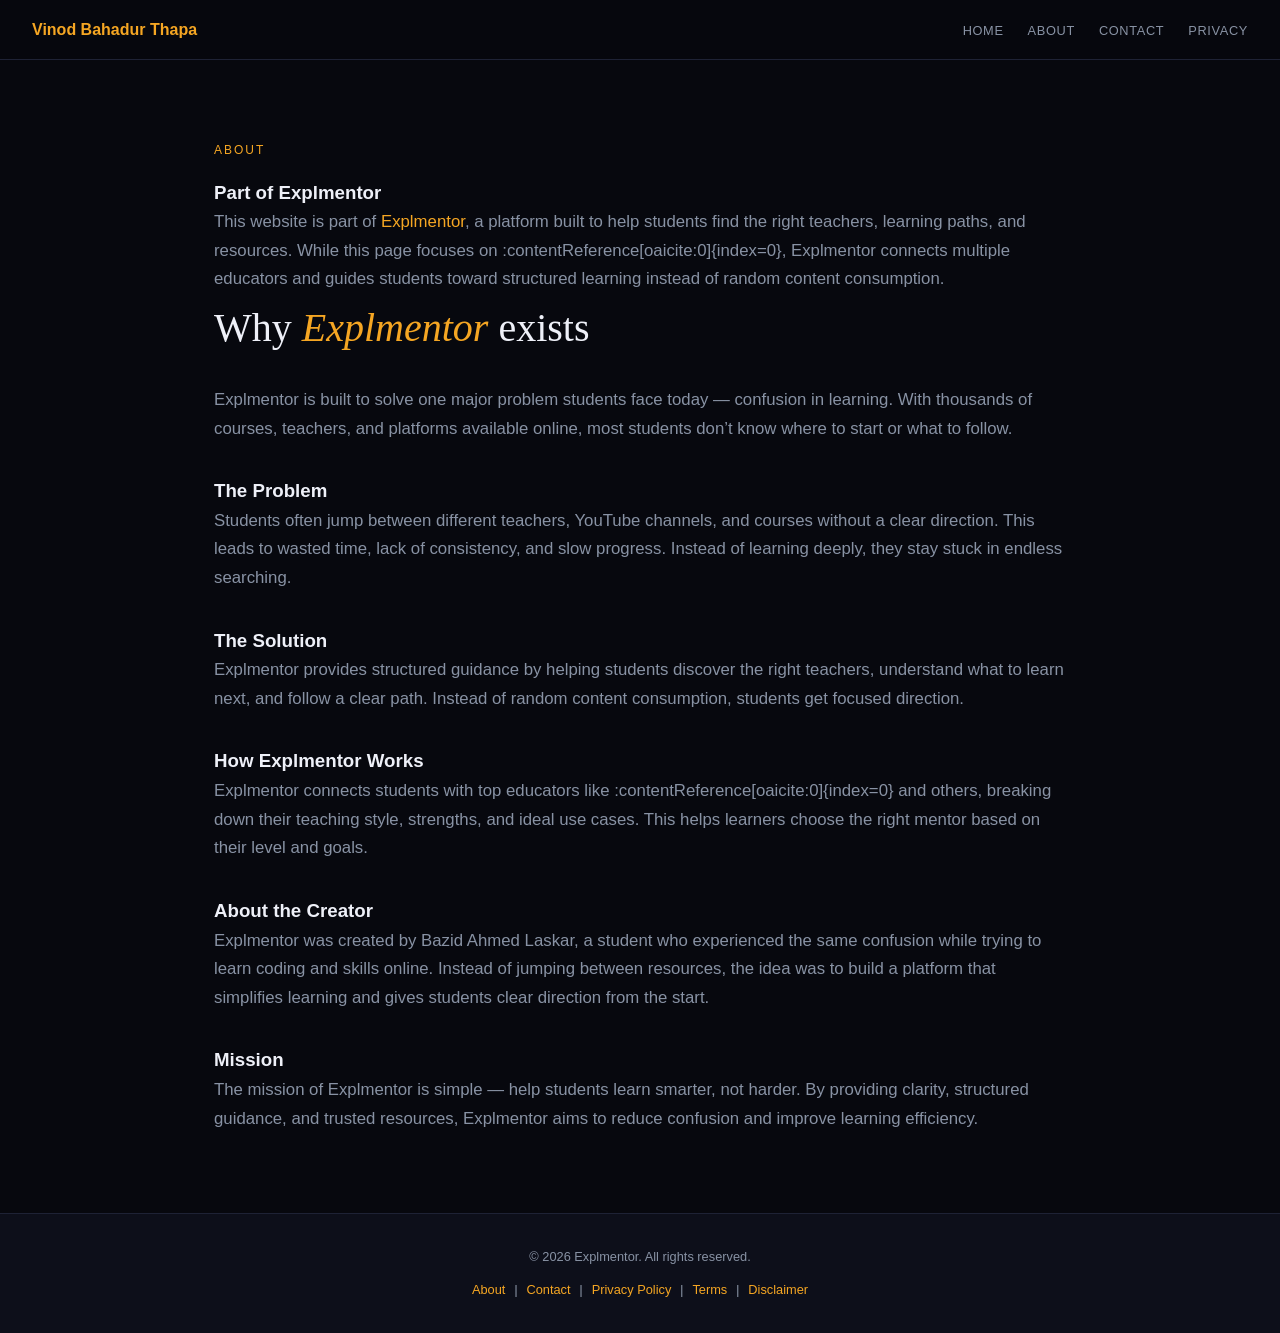
<file: about.html>
<!DOCTYPE html>
<html lang="en">
<head>
<meta charset="UTF-8">
<meta name="viewport" content="width=device-width, initial-scale=1.0">
<title>About Explmentor</title>
<meta name="description" content="Learn about Explmentor and its mission to simplify learning.">
<link rel="stylesheet" href="style.css">
<script type="application/ld+json">
{
 "@context": "https://schema.org",
 "@type": "Person",
 "name": "Vinod Bahadur Thapa",
 "jobTitle": "Web Development Educator",
 "worksFor": {
   "@type": "Organization",
   "name": "Thapa Technical"
 }
}
</script>
<link rel="icon" type="image/png" href="Vinod Bahadur Thapa.png">
</head>

<body>

<nav id="main-nav">
  <a class="nav-logo" href="/">Vinod Bahadur  Thapa</a>

  <ul class="nav-links">
    <li><a href="/">Home</a></li>
    <li><a href="/about.html">About</a></li>
    <li><a href="/contact.html">Contact</a></li>
    <li><a href="/privacy.html">Privacy</a></li>
  </ul>
</nav>
<section class="section">
  <div class="section-label">About</div>
    <h3>Part of Explmentor</h3>
  <p class="section-body">
    This website is part of <a href="https://explorementor.netlify.app" style="color:var(--amber); text-decoration:none;">
    Explmentor</a>, a platform built to help students find the right teachers, learning paths, and resources.
    
    While this page focuses on 
    :contentReference[oaicite:0]{index=0}, 
    Explmentor connects multiple educators and guides students toward structured learning instead of random content consumption.
  </p>
  <div class="section-title">Why <em>Explmentor</em> exists</div>

  <p class="section-body">
    Explmentor is built to solve one major problem students face today — confusion in learning.
    With thousands of courses, teachers, and platforms available online, most students don’t
    know where to start or what to follow.
  </p>

  <div class="reveal" style="margin-top:2rem;">
    <h3>The Problem</h3>
    <p class="section-body">
      Students often jump between different teachers, YouTube channels, and courses without a clear direction.
      This leads to wasted time, lack of consistency, and slow progress.
      Instead of learning deeply, they stay stuck in endless searching.
    </p>
  </div>

  <div class="reveal" style="margin-top:2rem;">
    <h3>The Solution</h3>
    <p class="section-body">
      Explmentor provides structured guidance by helping students discover the right teachers,
      understand what to learn next, and follow a clear path.
      Instead of random content consumption, students get focused direction.
    </p>
  </div>

  <div class="reveal" style="margin-top:2rem;">
    <h3>How Explmentor Works</h3>
    <p class="section-body">
      Explmentor connects students with top educators like 
      :contentReference[oaicite:0]{index=0} and others,
      breaking down their teaching style, strengths, and ideal use cases.
      This helps learners choose the right mentor based on their level and goals.
    </p>
  </div>

  <div class="reveal" style="margin-top:2rem;">
    <h3>About the Creator</h3>
    <p class="section-body">
      Explmentor was created by Bazid Ahmed Laskar, a student who experienced the same confusion
      while trying to learn coding and skills online.
      Instead of jumping between resources, the idea was to build a platform that simplifies learning
      and gives students clear direction from the start.
    </p>
  </div>

  <div class="reveal" style="margin-top:2rem;">
    <h3>Mission</h3>
    <p class="section-body">
      The mission of Explmentor is simple — help students learn smarter, not harder.
      By providing clarity, structured guidance, and trusted resources, Explmentor aims
      to reduce confusion and improve learning efficiency.
    </p>
  </div>
</section>


</div>
</section>

<footer>
  <p>© 2026 Explmentor. All rights reserved.</p>

  <div style="margin-top:10px;">
    <a href="/about.html">About</a> |
    <a href="/contact.html">Contact</a> |
    <a href="/privacy.html">Privacy Policy</a> |
    <a href="/terms.html">Terms</a> |
    <a href="/disclaimer.html">Disclaimer</a>
  </div>
</footer>
<script>
const reveals = document.querySelectorAll('.reveal');

const observer = new IntersectionObserver(entries => {
  entries.forEach(entry => {
    if(entry.isIntersecting){
      entry.target.classList.add('visible');
    }
  });
});

reveals.forEach(el => observer.observe(el));
</script>
</body>
</html>
</file>
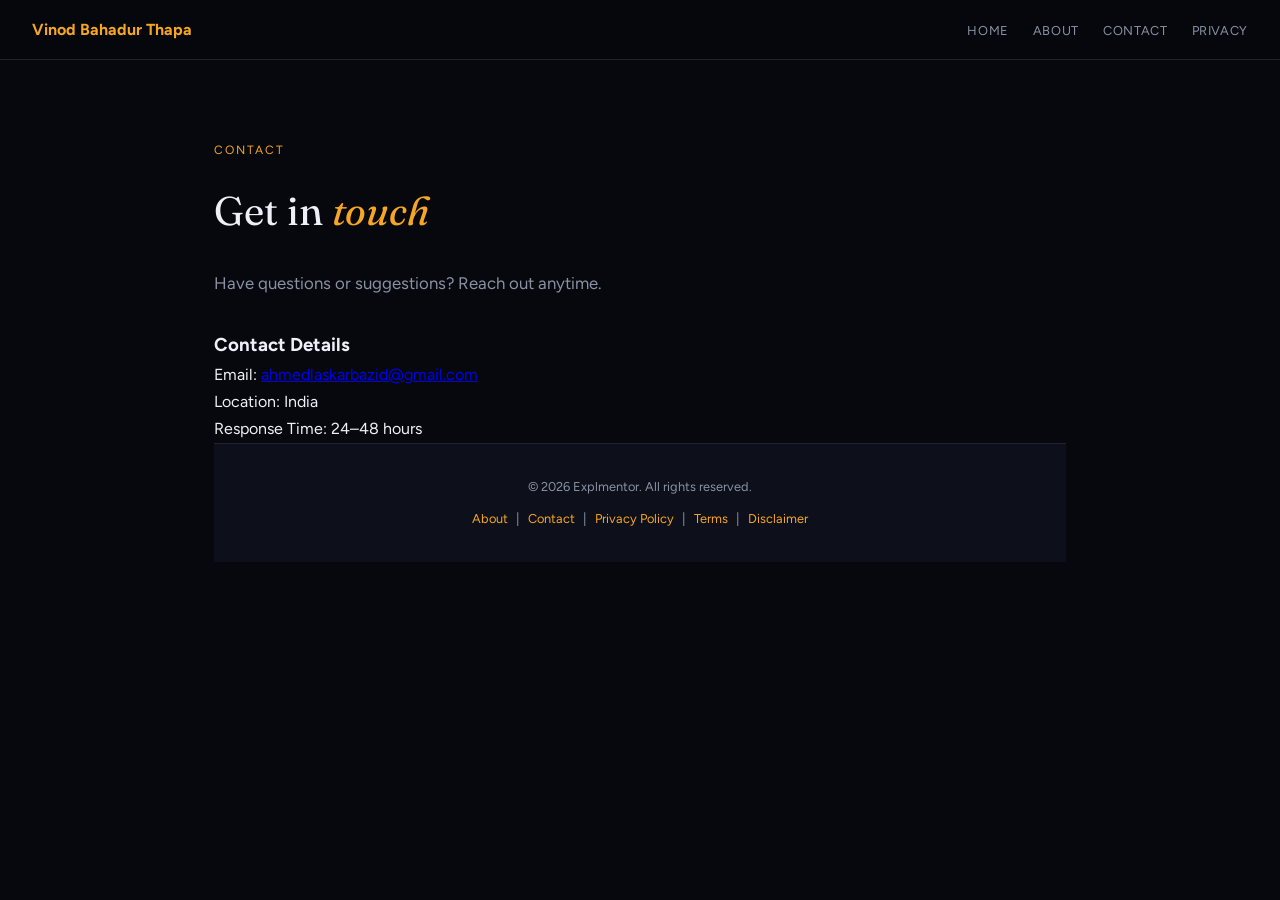
<file: contact.html>
<!DOCTYPE html>
<html lang="en">
<head>
<meta charset="UTF-8">
<meta name="viewport" content="width=device-width, initial-scale=1.0">
<title>Contact Explmentor</title>
<meta name="description" content="Contact Explmentor for feedback, suggestions, or collaboration.">
<script type="application/ld+json">
{
 "@context": "https://schema.org",
 "@type": "Person",
 "name": "Vinod Bahadur Thapa",
 "jobTitle": "Web Development Educator",
 "worksFor": {
   "@type": "Organization",
   "name": "Thapa Technical"
 }
}
</script>
<link href="https://fonts.googleapis.com/css2?family=Fraunces:wght@700;900&family=Figtree:wght@400;600&display=swap" rel="stylesheet">
<link rel="stylesheet" href="style.css">
<link rel="icon" type="image/png" href="Vinod Bahadur Thapa.png">
</head>

<body>

<nav id="main-nav">
   <a class="nav-logo" href="/">Vinod Bahadur Thapa</a>

  <ul class="nav-links">
    <li><a href="/">Home</a></li>
    <li><a href="/about.html">About</a></li>
    <li><a href="/contact.html">Contact</a></li>
    <li><a href="/privacy.html">Privacy</a></li>
  </ul>
</nav>

<section class="section">
  <div class="section-label">Contact</div>
  <div class="section-title">Get in <em>touch</em></div>

  <p class="section-body">
    Have questions or suggestions? Reach out anytime.
  </p>

  <div class="reveal" style="margin-top:2rem;">
    <h3>Contact Details</h3>
<p>Email: <a href="mailto:ahmedlaskarbazid@gmail.com">ahmedlaskarbazid@gmail.com</a></p>
    <p>Location: India</p>
    <p>Response Time: 24–48 hours</p>
  </div>

 

<footer>
  <p>© 2026 Explmentor. All rights reserved.</p>

  <div style="margin-top:10px;">
    <a href="/about.html">About</a> |
    <a href="/contact.html">Contact</a> |
    <a href="/privacy.html">Privacy Policy</a> |
    <a href="/terms.html">Terms</a> |
    <a href="/disclaimer.html">Disclaimer</a>
  </div>
</footer>
<script>
const reveals = document.querySelectorAll('.reveal');

const observer = new IntersectionObserver(entries => {
  entries.forEach(entry => {
    if(entry.isIntersecting){
      entry.target.classList.add('visible');
    }
  });
});

reveals.forEach(el => observer.observe(el));
</script>
</body>
</html>
</file>
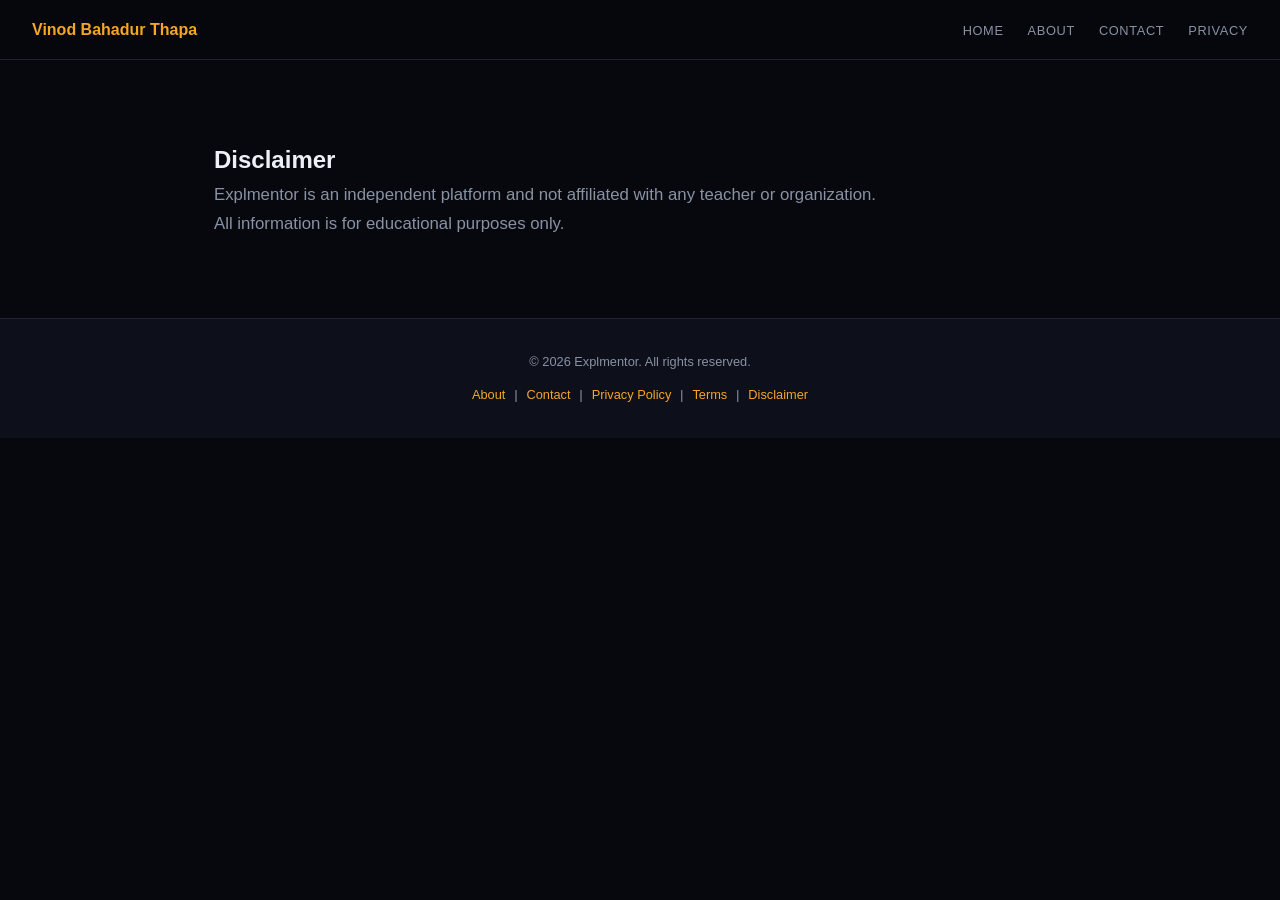
<file: disclaimer.html>
<!DOCTYPE html>
<html>
<head>
<title>Disclaimer</title>
<link rel="stylesheet" href="style.css">
<script type="application/ld+json">
{
 "@context": "https://schema.org",
 "@type": "Person",
 "name": "Vinod Bahadur Thapa",
 "jobTitle": "Web Development Educator",
 "worksFor": {
   "@type": "Organization",
   "name": "Thapa Technical"
 }
}
</script><link rel="icon" type="image/png" href="Vinod Bahadur Thapa.png">
</head>
<body>

<nav id="main-nav">
 <a class="nav-logo" href="/">Vinod Bahadur Thapa</a>

  <ul class="nav-links">
    <li><a href="/">Home</a></li>
    <li><a href="/about.html">About</a></li>
    <li><a href="/contact.html">Contact</a></li>
    <li><a href="/privacy.html">Privacy</a></li>
  </ul>
</nav>

<section class="section">
<h2>Disclaimer</h2>

<p class="section-body">
Explmentor is an independent platform and not affiliated with any teacher or organization.
</p>

<p class="section-body">
All information is for educational purposes only.
</p>

</section>

<footer>
  <p>© 2026 Explmentor. All rights reserved.</p>

  <div style="margin-top:10px;">
    <a href="/about.html">About</a> |
    <a href="/contact.html">Contact</a> |
    <a href="/privacy.html">Privacy Policy</a> |
    <a href="/terms.html">Terms</a> |
    <a href="/disclaimer.html">Disclaimer</a>
  </div>
</footer>
<script>
const reveals = document.querySelectorAll('.reveal');

const observer = new IntersectionObserver(entries => {
  entries.forEach(entry => {
    if(entry.isIntersecting){
      entry.target.classList.add('visible');
    }
  });
});

reveals.forEach(el => observer.observe(el));
</script>
</body>
</html>
</file>
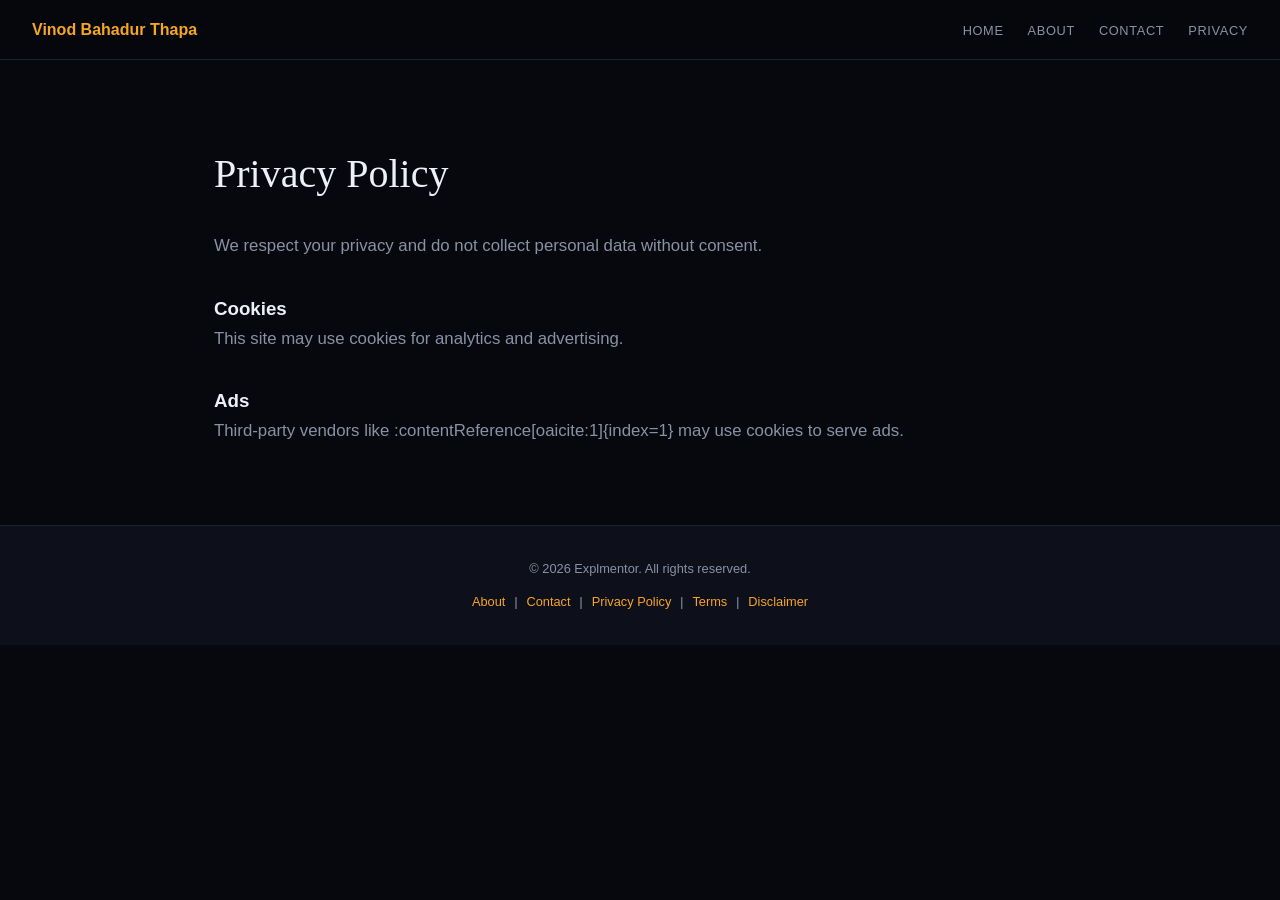
<file: privacy.html>
<!DOCTYPE html>
<html lang="en">
<head>
<meta charset="UTF-8">
<meta name="viewport" content="width=device-width, initial-scale=1.0">
<title>Privacy Policy - Explmentor</title>
<meta name="description" content="Privacy Policy of Explmentor website.">
<link rel="stylesheet" href="style.css">
<script type="application/ld+json">
{
 "@context": "https://schema.org",
 "@type": "Person",
 "name": "Vinod Bahadur Thapa",
 "jobTitle": "Web Development Educator",
 "worksFor": {
   "@type": "Organization",
   "name": "Thapa Technical"
 }
}
</script><link rel="icon" type="image/png" href="Vinod Bahadur Thapa.png">
</head>

<body>

<nav id="main-nav">
  <a class="nav-logo" href="/">Vinod Bahadur Thapa</a>

  <ul class="nav-links">
    <li><a href="/">Home</a></li>
    <li><a href="/about.html">About</a></li>
    <li><a href="/contact.html">Contact</a></li>
    <li><a href="/privacy.html">Privacy</a></li>
  </ul>
</nav>
<section class="section">
  <div class="section-title">Privacy Policy</div>

  <p class="section-body">
    We respect your privacy and do not collect personal data without consent.
  </p>

  <div class="reveal" style="margin-top:2rem;">
    <h3>Cookies</h3>
    <p class="section-body">
      This site may use cookies for analytics and advertising.
    </p>
  </div>

  <div class="reveal" style="margin-top:2rem;">
    <h3>Ads</h3>
    <p class="section-body">
      Third-party vendors like :contentReference[oaicite:1]{index=1} may use cookies to serve ads.
    </p>
  </div>
</section>

<footer>
  <p>© 2026 Explmentor. All rights reserved.</p>

  <div style="margin-top:10px;">
    <a href="/about.html">About</a> |
    <a href="/contact.html">Contact</a> |
    <a href="/privacy.html">Privacy Policy</a> |
    <a href="/terms.html">Terms</a> |
    <a href="/disclaimer.html">Disclaimer</a>
  </div>
</footer>
<script>
const reveals = document.querySelectorAll('.reveal');

const observer = new IntersectionObserver(entries => {
  entries.forEach(entry => {
    if(entry.isIntersecting){
      entry.target.classList.add('visible');
    }
  });
});

reveals.forEach(el => observer.observe(el));
</script>
</body>
</html>
</file>
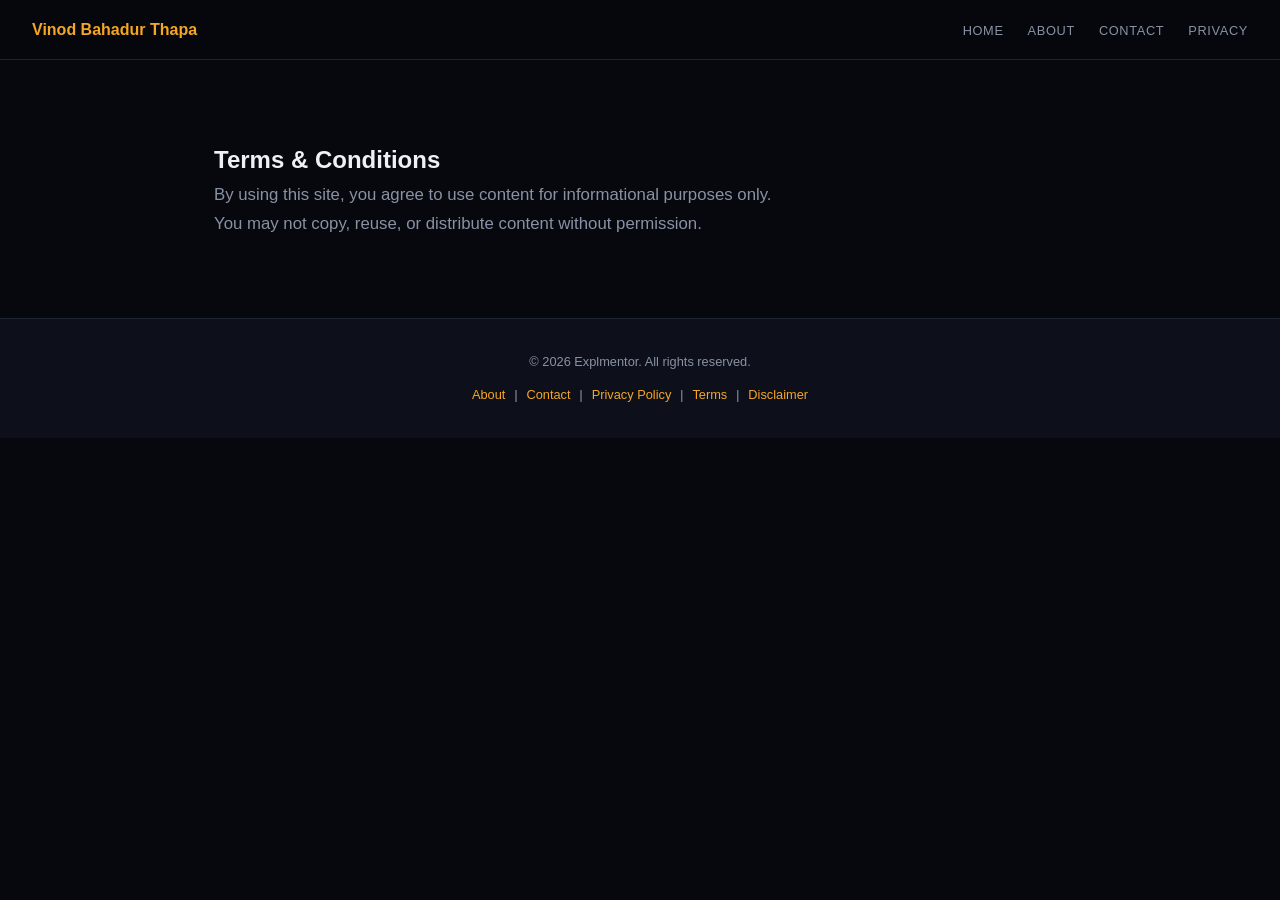
<file: terms.html>
<!DOCTYPE html>
<html>
<head>
<title>Terms & Conditions</title>
<link rel="stylesheet" href="style.css">
<script type="application/ld+json">
{
 "@context": "https://schema.org",
 "@type": "Person",
 "name": "Vinod Bahadur Thapa",
 "jobTitle": "Web Development Educator",
 "worksFor": {
   "@type": "Organization",
   "name": "Thapa Technical"
 }
}
</script><link rel="icon" type="image/png" href="Vinod Bahadur Thapa.png">
</head>

<body>

<nav id="main-nav">
<a class="nav-logo" href="/">Vinod Bahadur Thapa</a>

  <ul class="nav-links">
    <li><a href="/">Home</a></li>
    <li><a href="/about.html">About</a></li>
    <li><a href="/contact.html">Contact</a></li>
    <li><a href="/privacy.html">Privacy</a></li>
  </ul>
</nav>

<section class="section">
<h2>Terms & Conditions</h2>

<p class="section-body">
By using this site, you agree to use content for informational purposes only.
</p>

<p class="section-body">
You may not copy, reuse, or distribute content without permission.
</p>

</section>

<footer>
  <p>© 2026 Explmentor. All rights reserved.</p>

  <div style="margin-top:10px;">
    <a href="/about.html">About</a> |
    <a href="/contact.html">Contact</a> |
    <a href="/privacy.html">Privacy Policy</a> |
    <a href="/terms.html">Terms</a> |
    <a href="/disclaimer.html">Disclaimer</a>
  </div>
</footer>
<script>
const reveals = document.querySelectorAll('.reveal');

const observer = new IntersectionObserver(entries => {
  entries.forEach(entry => {
    if(entry.isIntersecting){
      entry.target.classList.add('visible');
    }
  });
});

reveals.forEach(el => observer.observe(el));
</script>
</body>
</html>
</file>
<file: style.css>
:root {
  --bg: #07080e;
  --bg2: #0d0f1a;
  --bg3: #141626;
  --amber: #f5a623;
  --amber-dim: #c2821a;
  --white: #eef0f8;
  --muted: #8892a4;
  --border: #1e2235;
}

* {
  margin: 0;
  padding: 0;
  box-sizing: border-box;
}

body {
  background: var(--bg);
  color: var(--white);
  font-family: 'Figtree', sans-serif;
  line-height: 1.7;
}

/* NAV */
nav {
  position: sticky;
  top: 0;
  background: rgba(7,8,14,0.9);
  backdrop-filter: blur(10px);
  padding: 1rem 2rem;
  display: flex;
  justify-content: space-between;
  border-bottom: 1px solid var(--border);
  z-index: 100;
}

.nav-logo {
  color: var(--amber);
  font-weight: 700;
  text-decoration: none;
}

/* SECTION */
.section {
  max-width: 900px;
  margin: auto;
  padding: 5rem 1.5rem;
}

.section-label {
  color: var(--amber);
  font-size: 0.75rem;
  letter-spacing: 2px;
  text-transform: uppercase;
  margin-bottom: 1rem;
}

.section-title {
  font-family: 'Fraunces', serif;
  font-size: 2.5rem;
  margin-bottom: 1.5rem;
}

.section-title em {
  color: var(--amber);
  font-style: italic;
}

.section-body {
  color: var(--muted);
  font-size: 1.05rem;
}

/* BUTTON */
.btn-primary {
  background: var(--amber);
  color: black;
  padding: 10px 20px;
  border: none;
  border-radius: 6px;
  font-weight: 600;
  cursor: pointer;
  text-decoration: none;
}

.btn-primary:hover {
  background: var(--amber-dim);
}

/* FORM */
input, textarea {
  background: var(--bg2);
  border: 1px solid var(--border);
  color: var(--white);
  border-radius: 6px;
}

input:focus, textarea:focus {
  outline: none;
  border-color: var(--amber);
}

/* FOOTER */
footer {
  border-top: 1px solid var(--border);
  padding: 2rem;
  text-align: center;
  color: var(--muted);
  font-size: 0.85rem;
}

/* ANIMATIONS */
.reveal {
  opacity: 0;
  transform: translateY(30px);
  transition: all 0.6s ease;
}

.reveal.visible {
  opacity: 1;
  transform: translateY(0);
}

/* RESPONSIVE */
@media (max-width: 768px) {
  .section-title {
    font-size: 2rem;
  }
}
.nav-links {
  display: flex;
  gap: 1.5rem;
  list-style: none;
}

.nav-links a {
  color: var(--muted);
  font-size: 0.8rem;
  text-decoration: none;
  text-transform: uppercase;
  letter-spacing: 0.05em;
  transition: 0.2s;
}

.nav-links a:hover {
  color: var(--white);
}
footer {
  border-top: 1px solid var(--border);
  padding: 2rem;
  text-align: center;
  background: var(--bg2);
}

footer p {
  font-size: 0.8rem;
  color: var(--muted);
}

footer a {
  color: var(--amber);
  text-decoration: none;
  margin: 0 5px;
  font-size: 0.8rem;
}

footer a:hover {
  text-decoration: underline;
}
</file>
